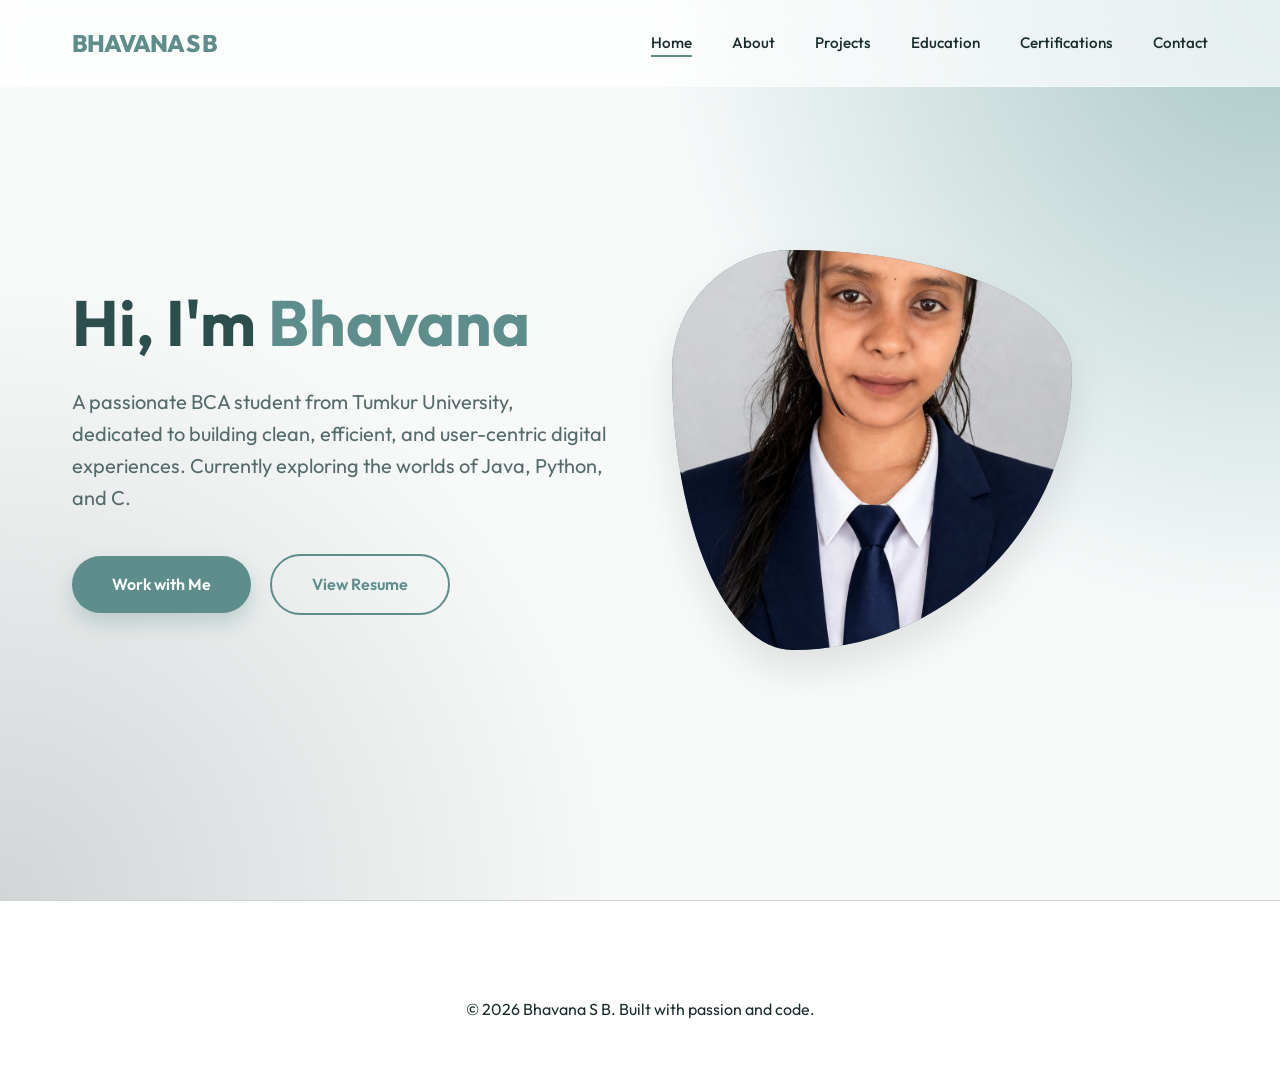
<file: index.html>
<!DOCTYPE html>
<html lang="en">
<head>
    <meta charset="UTF-8">
    <meta name="viewport" content="width=device-width, initial-scale=1.0">
    <title>Bhavana S B | Professional Portfolio</title>
    <meta name="description" content="Portfolio of Bhavana S B, a BCA student and aspiring software developer. View my projects, education, and resume.">
    
    <!-- Fonts -->
    <link rel="preconnect" href="https://fonts.googleapis.com">
    <link rel="preconnect" href="https://fonts.gstatic.com" crossorigin>
    <link href="https://fonts.googleapis.com/css2?family=Outfit:wght@300;400;500;600;700;800&display=swap" rel="stylesheet">
    
    <!-- Styles -->
    <link rel="stylesheet" href="styles.css">
</head>
<body>

    <nav id="navbar">
        <div class="container">
            <a href="index.html" class="logo">BHAVANA S B</a>
            <ul class="nav-links">
                <li><a href="index.html" class="active">Home</a></li>
                <li><a href="about.html">About</a></li>
                <li><a href="projects.html">Projects</a></li>
                <li><a href="education.html">Education</a></li>
                <li><a href="certifications.html">Certifications</a></li>
                <li><a href="contact.html">Contact</a></li>
            </ul>
        </div>
    </nav>

    <main>
        <section class="hero">
            <div class="container">
                <div class="hero-content">
                    <div class="hero-text reveal">
                        <h1>Hi, I'm <span>Bhavana</span></h1>
                        <p>A passionate BCA student from Tumkur University, dedicated to building clean, efficient, and user-centric digital experiences. Currently exploring the worlds of Java, Python, and C.</p>
                        <div class="hero-btns">
                            <a href="contact.html" class="btn btn-primary">Work with Me</a>
                            <a href="bhvni.resume.jpeg" target="_blank" class="btn btn-outline" style="margin-left: 1rem;">View Resume</a>
                        </div>
                    </div>
                    <div class="hero-image reveal">
                        <div class="image-blob">
                            <img src="bhvni.image.jpeg" alt="Bhavana S B">
                        </div>
                    </div>
                </div>
            </div>
        </section>
    </main>

    <footer>
        <div class="container">
            <div class="footer-socials">
                <!-- Add social icons if needed -->
            </div>
            <p>&copy; 2026 Bhavana S B. Built with passion and code.</p>
        </div>
    </footer>

    <script src="main.js"></script>
</body>
</html>
</file>
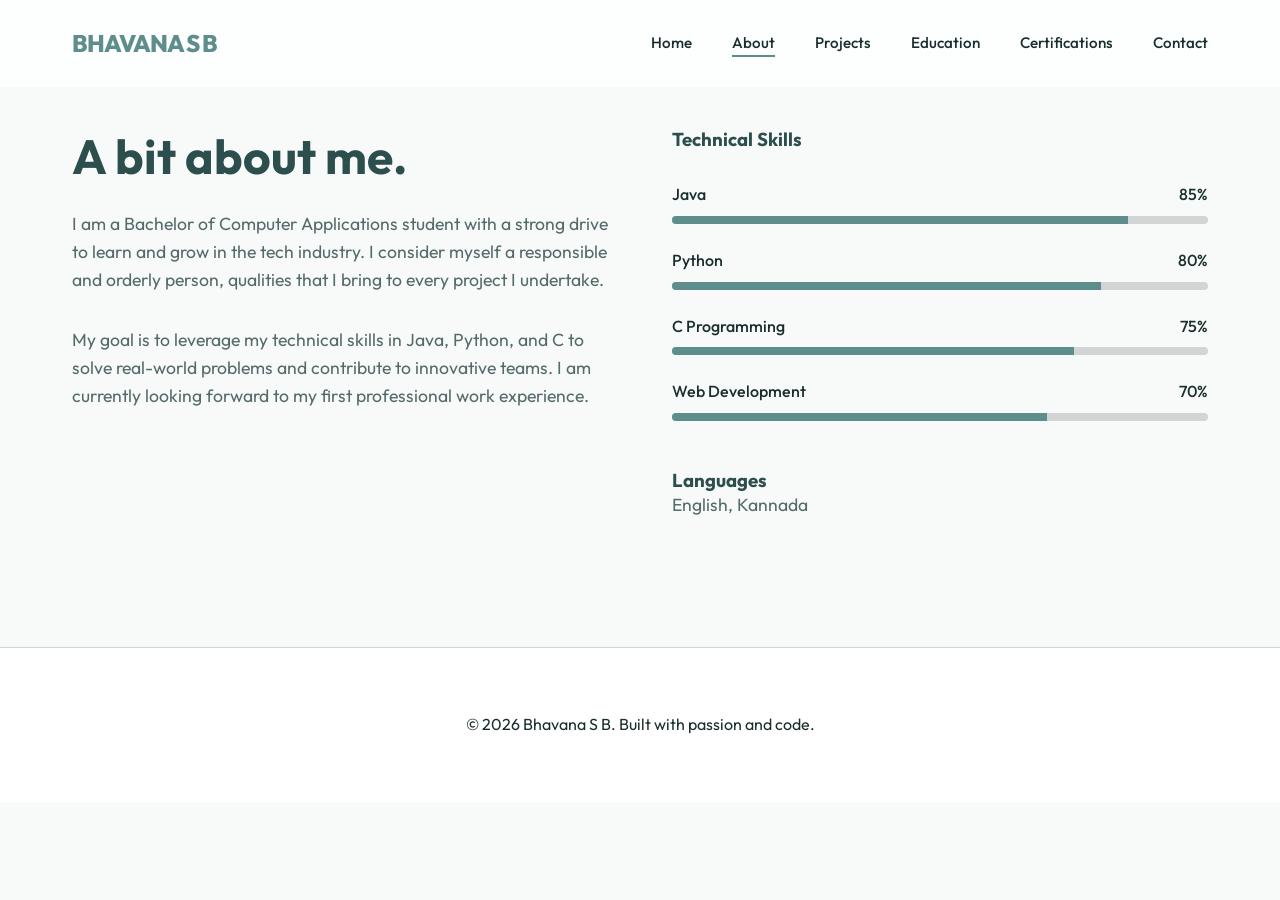
<file: about.html>
<!DOCTYPE html>
<html lang="en">
<head>
    <meta charset="UTF-8">
    <meta name="viewport" content="width=device-width, initial-scale=1.0">
    <title>About | Bhavana S B</title>
    <link rel="preconnect" href="https://fonts.googleapis.com">
    <link rel="preconnect" href="https://fonts.gstatic.com" crossorigin>
    <link href="https://fonts.googleapis.com/css2?family=Outfit:wght@300;400;500;600;700;800&display=swap" rel="stylesheet">
    <link rel="stylesheet" href="styles.css">
    <style>
        .about-grid {
            display: grid;
            grid-template-columns: 1fr 1fr;
            gap: 4rem;
            align-items: flex-start;
        }
        .skills-container {
            margin-top: 2rem;
        }
        .skill-item {
            margin-bottom: 1.5rem;
        }
        .skill-name {
            display: flex;
            justify-content: space-between;
            margin-bottom: 0.5rem;
            font-weight: 500;
        }
        .skill-bar {
            height: 8px;
            background: var(--secondary-color);
            border-radius: 4px;
            overflow: hidden;
        }
        .skill-progress {
            height: 100%;
            background: var(--primary-color);
            width: 0;
            transition: width 1.5s ease-out;
        }
    </style>
</head>
<body>

    <nav id="navbar">
        <div class="container">
            <a href="index.html" class="logo">BHAVANA S B</a>
            <ul class="nav-links">
                <li><a href="index.html">Home</a></li>
                <li><a href="about.html" class="active">About</a></li>
                <li><a href="projects.html">Projects</a></li>
                <li><a href="education.html">Education</a></li>
                <li><a href="certifications.html">Certifications</a></li>
                <li><a href="contact.html">Contact</a></li>
            </ul>
        </div>
    </nav>

    <main>
        <section class="about-section">
            <div class="container">
                <div class="about-grid">
                    <div class="about-text reveal">
                        <h2 style="font-size: 3rem; margin-bottom: 1.5rem;">A bit about me.</h2>
                        <p style="font-size: 1.1rem; color: var(--text-muted); margin-bottom: 2rem;">
                            I am a Bachelor of Computer Applications student with a strong drive to learn and grow in the tech industry. I consider myself a responsible and orderly person, qualities that I bring to every project I undertake.
                        </p>
                        <p style="font-size: 1.1rem; color: var(--text-muted);">
                            My goal is to leverage my technical skills in Java, Python, and C to solve real-world problems and contribute to innovative teams. I am currently looking forward to my first professional work experience.
                        </p>
                    </div>
                    <div class="skills-section reveal">
                        <h3>Technical Skills</h3>
                        <div class="skills-container">
                            <div class="skill-item">
                                <div class="skill-name"><span>Java</span><span>85%</span></div>
                                <div class="skill-bar"><div class="skill-progress" data-width="85%"></div></div>
                            </div>
                            <div class="skill-item">
                                <div class="skill-name"><span>Python</span><span>80%</span></div>
                                <div class="skill-bar"><div class="skill-progress" data-width="80%"></div></div>
                            </div>
                            <div class="skill-item">
                                <div class="skill-name"><span>C Programming</span><span>75%</span></div>
                                <div class="skill-bar"><div class="skill-progress" data-width="75%"></div></div>
                            </div>
                            <div class="skill-item">
                                <div class="skill-name"><span>Web Development</span><span>70%</span></div>
                                <div class="skill-bar"><div class="skill-progress" data-width="70%"></div></div>
                            </div>
                        </div>

                        <h3 style="margin-top: 3rem;">Languages</h3>
                        <p style="color: var(--text-muted); font-size: 1.1rem;">English, Kannada</p>
                    </div>
                </div>
            </div>
        </section>
    </main>

    <footer>
        <div class="container">
            <p>&copy; 2026 Bhavana S B. Built with passion and code.</p>
        </div>
    </footer>

    <script src="main.js"></script>
    <script>
        // Animate skill bars on reveal
        const observer = new IntersectionObserver((entries) => {
            entries.forEach(entry => {
                if(entry.isIntersecting) {
                    const progressBars = entry.target.querySelectorAll('.skill-progress');
                    progressBars.forEach(bar => {
                        bar.style.width = bar.getAttribute('data-width');
                    });
                }
            });
        }, { threshold: 0.5 });

        observer.observe(document.querySelector('.skills-section'));
    </script>
</body>
</html>
</file>
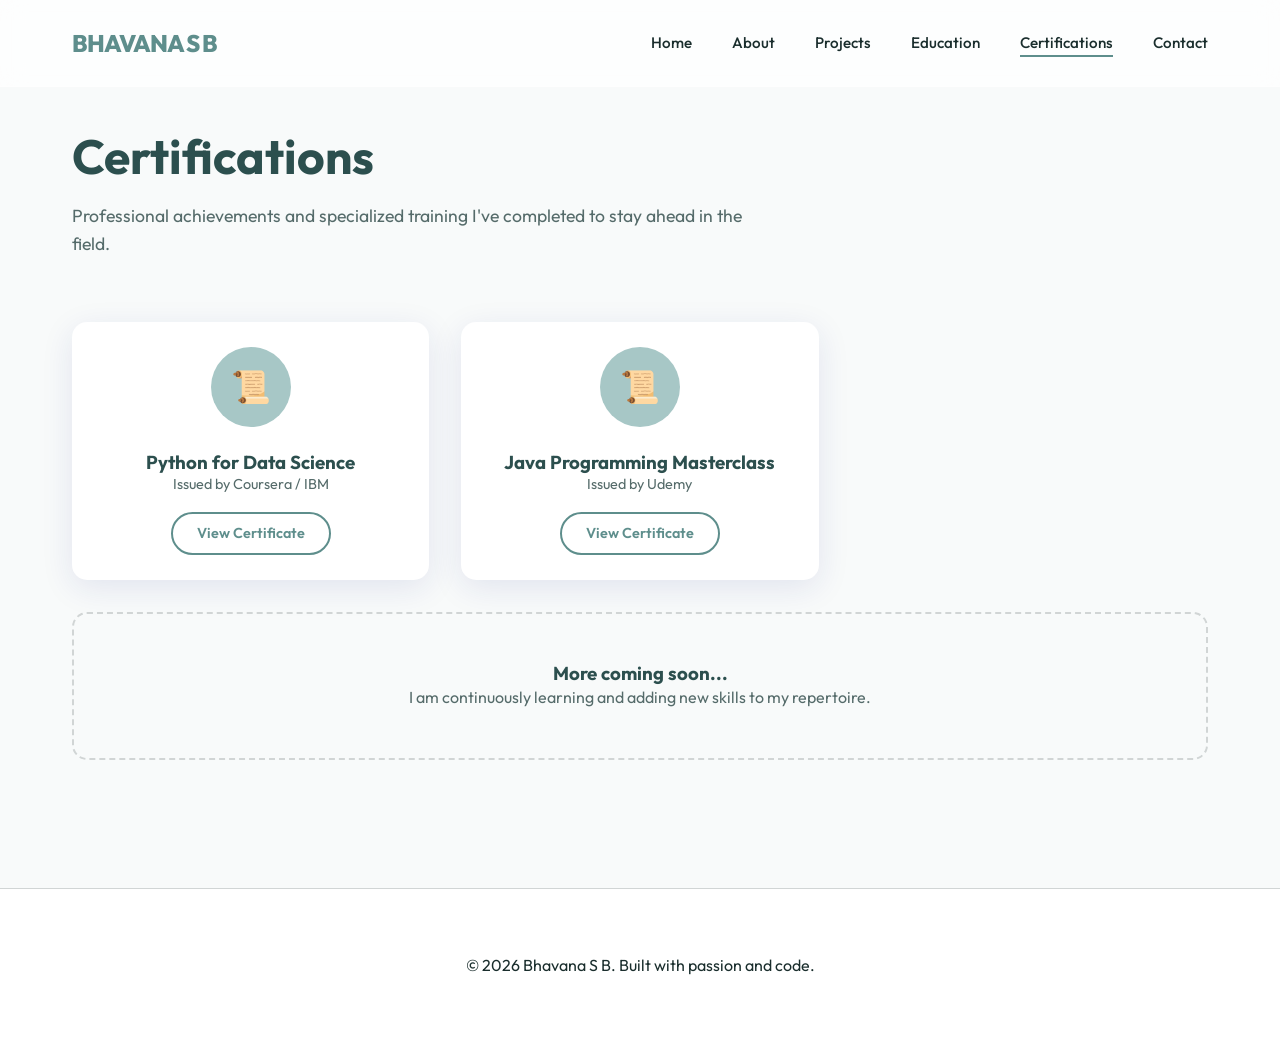
<file: certifications.html>
<!DOCTYPE html>
<html lang="en">
<head>
    <meta charset="UTF-8">
    <meta name="viewport" content="width=device-width, initial-scale=1.0">
    <title>Certifications | Bhavana S B</title>
    <link rel="preconnect" href="https://fonts.googleapis.com">
    <link rel="preconnect" href="https://fonts.gstatic.com" crossorigin>
    <link href="https://fonts.googleapis.com/css2?family=Outfit:wght@300;400;500;600;700;800&display=swap" rel="stylesheet">
    <link rel="stylesheet" href="styles.css">
    <style>
        .certs-grid {
            display: grid;
            grid-template-columns: repeat(auto-fill, minmax(300px, 1fr));
            gap: 2rem;
            margin-top: 3rem;
        }
        .cert-card {
            background: var(--white);
            padding: 1.5rem;
            border-radius: 15px;
            box-shadow: var(--shadow);
            border: 1px solid var(--glass-border);
            text-align: center;
            transition: var(--transition);
        }
        .cert-card:hover {
            transform: scale(1.03);
        }
        .cert-icon {
            width: 80px;
            height: 80px;
            background: var(--primary-light);
            border-radius: 50%;
            display: flex;
            align-items: center;
            justify-content: center;
            margin: 0 auto 1.5rem;
            color: var(--primary-color);
            font-size: 2rem;
        }
        .cert-placeholder {
            border: 2px dashed var(--secondary-color);
            padding: 3rem;
            border-radius: 15px;
            text-align: center;
            color: var(--text-muted);
            grid-column: 1 / -1;
        }
    </style>
</head>
<body>

    <nav id="navbar">
        <div class="container">
            <a href="index.html" class="logo">BHAVANA S B</a>
            <ul class="nav-links">
                <li><a href="index.html">Home</a></li>
                <li><a href="about.html">About</a></li>
                <li><a href="projects.html">Projects</a></li>
                <li><a href="education.html">Education</a></li>
                <li><a href="certifications.html" class="active">Certifications</a></li>
                <li><a href="contact.html">Contact</a></li>
            </ul>
        </div>
    </nav>

    <main>
        <section>
            <div class="container">
                <div style="max-width: 700px; margin-bottom: 4rem;">
                    <h2 style="font-size: 3rem; margin-bottom: 1rem;" class="reveal">Certifications</h2>
                    <p style="font-size: 1.1rem; color: var(--text-muted);" class="reveal">Professional achievements and specialized training I've completed to stay ahead in the field.</p>
                </div>

                <div class="certs-grid">
                    <div class="cert-card reveal">
                        <div class="cert-icon">📜</div>
                        <h3>Python for Data Science</h3>
                        <p style="color: var(--text-muted); margin-bottom: 1rem; font-size: 0.9rem;">Issued by Coursera / IBM</p>
                        <a href="#" class="btn btn-outline" style="padding: 0.5rem 1.5rem; font-size: 0.9rem;">View Certificate</a>
                    </div>

                    <div class="cert-card reveal">
                        <div class="cert-icon">📜</div>
                        <h3>Java Programming Masterclass</h3>
                        <p style="color: var(--text-muted); margin-bottom: 1rem; font-size: 0.9rem;">Issued by Udemy</p>
                        <a href="#" class="btn btn-outline" style="padding: 0.5rem 1.5rem; font-size: 0.9rem;">View Certificate</a>
                    </div>

                    <div class="cert-placeholder reveal">
                        <h3>More coming soon...</h3>
                        <p>I am continuously learning and adding new skills to my repertoire.</p>
                    </div>
                </div>
            </div>
        </section>
    </main>

    <footer>
        <div class="container">
            <p>&copy; 2026 Bhavana S B. Built with passion and code.</p>
        </div>
    </footer>

    <script src="main.js"></script>
</body>
</html>
</file>
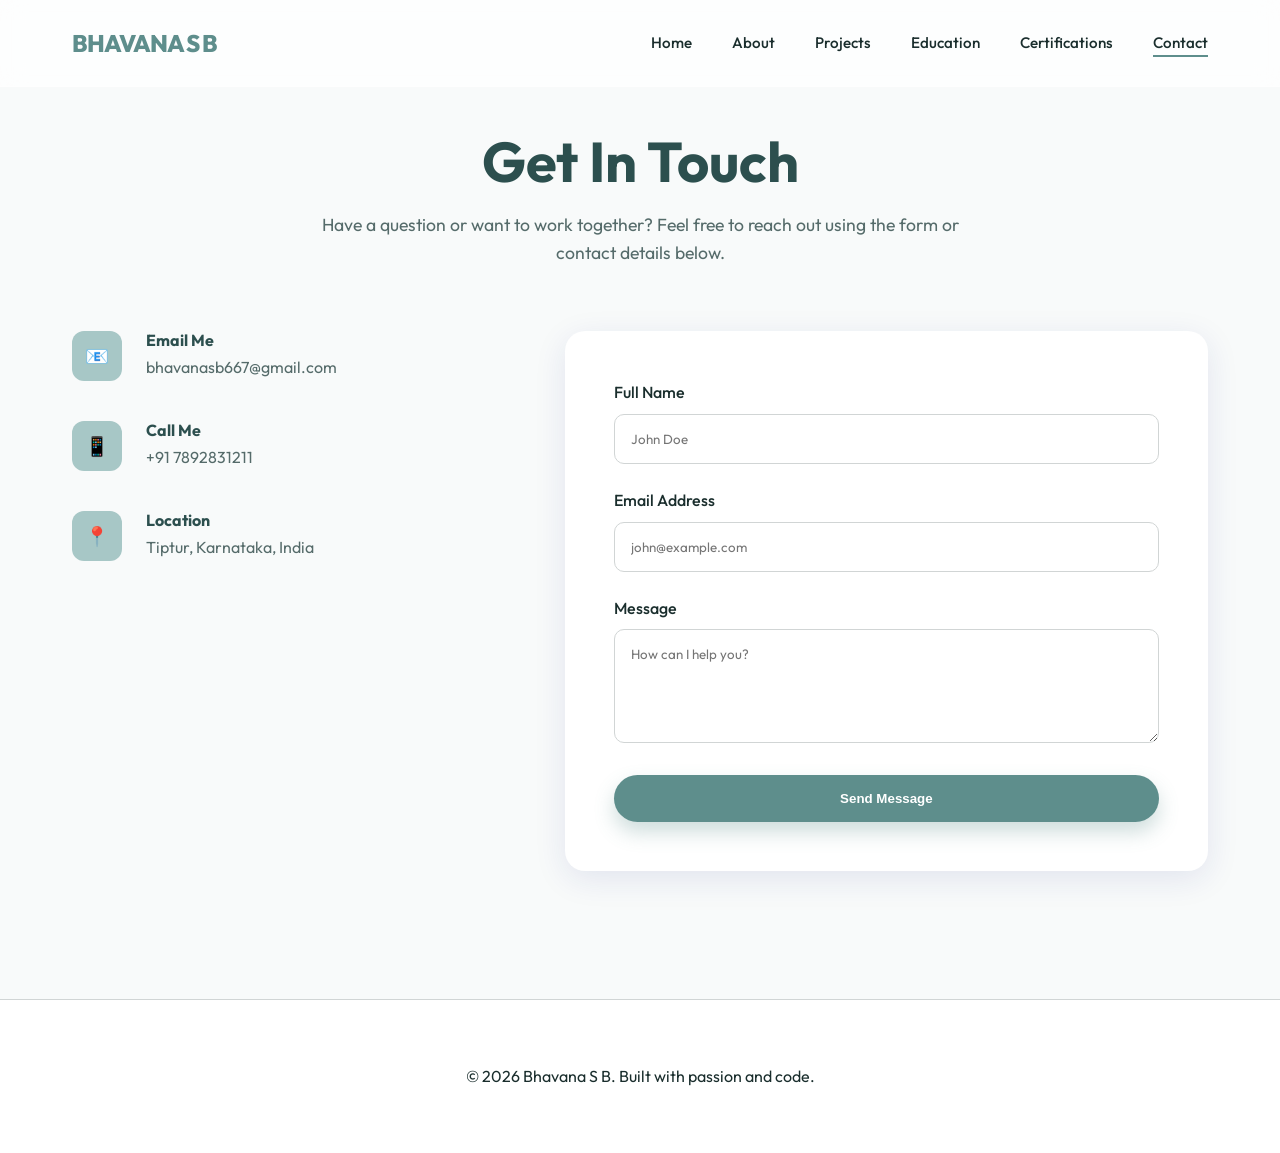
<file: contact.html>
<!DOCTYPE html>
<html lang="en">
<head>
    <meta charset="UTF-8">
    <meta name="viewport" content="width=device-width, initial-scale=1.0">
    <title>Contact | Bhavana S B</title>
    <link rel="preconnect" href="https://fonts.googleapis.com">
    <link rel="preconnect" href="https://fonts.gstatic.com" crossorigin>
    <link href="https://fonts.googleapis.com/css2?family=Outfit:wght@300;400;500;600;700;800&display=swap" rel="stylesheet">
    <link rel="stylesheet" href="styles.css">
    <style>
        .contact-grid {
            display: grid;
            grid-template-columns: 1fr 1.5fr;
            gap: 4rem;
            align-items: flex-start;
        }
        .contact-info-item {
            margin-bottom: 2.5rem;
            display: flex;
            gap: 1.5rem;
            align-items: flex-start;
        }
        .info-icon {
            width: 50px;
            height: 50px;
            background: var(--primary-light);
            border-radius: 12px;
            display: flex;
            align-items: center;
            justify-content: center;
            color: var(--primary-color);
            font-size: 1.2rem;
            flex-shrink: 0;
        }
        .info-text h4 {
            margin-bottom: 0.3rem;
        }
        .info-text p {
            color: var(--text-muted);
        }
        .contact-form {
            background: var(--white);
            padding: 3rem;
            border-radius: 20px;
            box-shadow: var(--shadow);
            border: 1px solid var(--glass-border);
        }
        .form-group {
            margin-bottom: 1.5rem;
        }
        .form-group label {
            display: block;
            margin-bottom: 0.5rem;
            font-weight: 500;
        }
        .form-group input, .form-group textarea {
            width: 100%;
            padding: 1rem;
            border: 1px solid var(--secondary-color);
            border-radius: 10px;
            font-family: inherit;
            outline: none;
            transition: var(--transition);
        }
        .form-group input:focus, .form-group textarea:focus {
            border-color: var(--primary-color);
            box-shadow: 0 0 0 4px rgba(94, 142, 140, 0.1);
        }
        @media (max-width: 768px) {
            .contact-grid {
                grid-template-columns: 1fr;
            }
        }
    </style>
</head>
<body>

    <nav id="navbar">
        <div class="container">
            <a href="index.html" class="logo">BHAVANA S B</a>
            <ul class="nav-links">
                <li><a href="index.html">Home</a></li>
                <li><a href="about.html">About</a></li>
                <li><a href="projects.html">Projects</a></li>
                <li><a href="education.html">Education</a></li>
                <li><a href="certifications.html">Certifications</a></li>
                <li><a href="contact.html" class="active">Contact</a></li>
            </ul>
        </div>
    </nav>

    <main>
        <section>
            <div class="container">
                <div style="text-align: center; max-width: 700px; margin: 0 auto 4rem;">
                    <h2 style="font-size: 3.5rem; margin-bottom: 1rem;" class="reveal">Get In Touch</h2>
                    <p style="font-size: 1.1rem; color: var(--text-muted);" class="reveal">Have a question or want to work together? Feel free to reach out using the form or contact details below.</p>
                </div>

                <div class="contact-grid">
                    <div class="contact-info reveal">
                        <div class="contact-info-item">
                            <div class="info-icon">📧</div>
                            <div class="info-text">
                                <h4>Email Me</h4>
                                <p><a href="mailto:bhavanasb667@gmail.com">bhavanasb667@gmail.com</a></p>
                            </div>
                        </div>
                        <div class="contact-info-item">
                            <div class="info-icon">📱</div>
                            <div class="info-text">
                                <h4>Call Me</h4>
                                <p>+91 7892831211</p>
                            </div>
                        </div>
                        <div class="contact-info-item">
                            <div class="info-icon">📍</div>
                            <div class="info-text">
                                <h4>Location</h4>
                                <p>Tiptur, Karnataka, India</p>
                            </div>
                        </div>
                    </div>

                    <div class="contact-form reveal">
                        <form id="portfolio-contact">
                            <div class="form-group">
                                <label for="name">Full Name</label>
                                <input type="text" id="name" placeholder="John Doe" required>
                            </div>
                            <div class="form-group">
                                <label for="email">Email Address</label>
                                <input type="email" id="email" placeholder="john@example.com" required>
                            </div>
                            <div class="form-group">
                                <label for="message">Message</label>
                                <textarea id="message" rows="5" placeholder="How can I help you?" required></textarea>
                            </div>
                            <button type="submit" class="btn btn-primary" style="width: 100%;">Send Message</button>
                        </form>
                    </div>
                </div>
            </div>
        </section>
    </main>

    <footer>
        <div class="container">
            <p>&copy; 2026 Bhavana S B. Built with passion and code.</p>
        </div>
    </footer>

    <script src="main.js"></script>
</body>
</html>
</file>
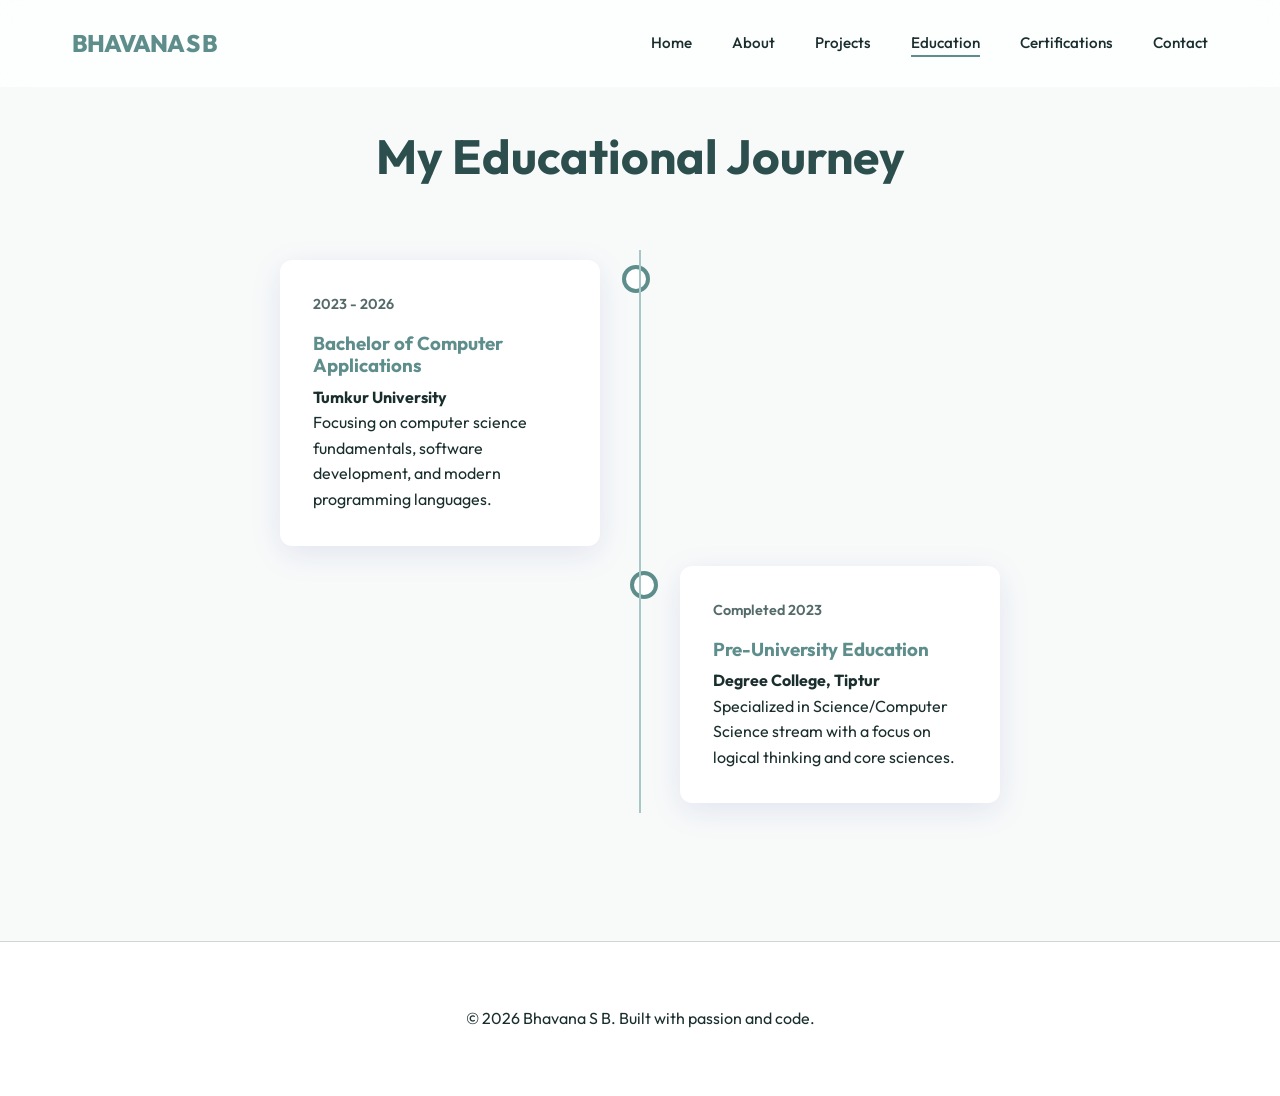
<file: education.html>
<!DOCTYPE html>
<html lang="en">
<head>
    <meta charset="UTF-8">
    <meta name="viewport" content="width=device-width, initial-scale=1.0">
    <title>Education | Bhavana S B</title>
    <link rel="preconnect" href="https://fonts.googleapis.com">
    <link rel="preconnect" href="https://fonts.gstatic.com" crossorigin>
    <link href="https://fonts.googleapis.com/css2?family=Outfit:wght@300;400;500;600;700;800&display=swap" rel="stylesheet">
    <link rel="stylesheet" href="styles.css">
    <style>
        .timeline {
            position: relative;
            max-width: 800px;
            margin: 0 auto;
        }
        .timeline::after {
            content: '';
            position: absolute;
            width: 2px;
            background: var(--primary-light);
            top: 0;
            bottom: 0;
            left: 50%;
            margin-left: -1px;
        }
        .timeline-item {
            padding: 10px 40px;
            position: relative;
            background: inherit;
            width: 50%;
        }
        .timeline-item::after {
            content: '';
            position: absolute;
            width: 20px;
            height: 20px;
            right: -10px;
            background-color: var(--white);
            border: 4px solid var(--primary-color);
            top: 15px;
            border-radius: 50%;
            z-index: 1;
        }
        .left { left: 0; }
        .right { left: 50%; }
        .right::after { left: -10px; }
        .content {
            padding: 2rem;
            background: var(--white);
            position: relative;
            border-radius: 12px;
            box-shadow: var(--shadow);
            border: 1px solid var(--glass-border);
        }
        .content h3 {
            color: var(--primary-color);
            margin-bottom: 0.5rem;
        }
        .content .date {
            font-weight: 600;
            color: var(--text-muted);
            font-size: 0.9rem;
            margin-bottom: 1rem;
            display: block;
        }
        @media screen and (max-width: 600px) {
            .timeline::after { left: 31px; }
            .timeline-item { width: 100%; padding-left: 70px; padding-right: 25px; }
            .timeline-item::after { left: 21px; }
            .right { left: 0%; }
        }
    </style>
</head>
<body>

    <nav id="navbar">
        <div class="container">
            <a href="index.html" class="logo">BHAVANA S B</a>
            <ul class="nav-links">
                <li><a href="index.html">Home</a></li>
                <li><a href="about.html">About</a></li>
                <li><a href="projects.html">Projects</a></li>
                <li><a href="education.html" class="active">Education</a></li>
                <li><a href="certifications.html">Certifications</a></li>
                <li><a href="contact.html">Contact</a></li>
            </ul>
        </div>
    </nav>

    <main>
        <section>
            <div class="container">
                <h2 style="text-align: center; font-size: 3rem; margin-bottom: 4rem;" class="reveal">My Educational Journey</h2>
                <div class="timeline">
                    <div class="timeline-item left reveal">
                        <div class="content">
                            <span class="date">2023 - 2026</span>
                            <h3>Bachelor of Computer Applications</h3>
                            <p><strong>Tumkur University</strong></p>
                            <p>Focusing on computer science fundamentals, software development, and modern programming languages.</p>
                        </div>
                    </div>
                    <div class="timeline-item right reveal">
                        <div class="content">
                            <span class="date">Completed 2023</span>
                            <h3>Pre-University Education</h3>
                            <p><strong>Degree College, Tiptur</strong></p>
                            <p>Specialized in Science/Computer Science stream with a focus on logical thinking and core sciences.</p>
                        </div>
                    </div>
                    <!-- Add more if needed -->
                </div>
            </div>
        </section>
    </main>

    <footer>
        <div class="container">
            <p>&copy; 2026 Bhavana S B. Built with passion and code.</p>
        </div>
    </footer>

    <script src="main.js"></script>
</body>
</html>
</file>
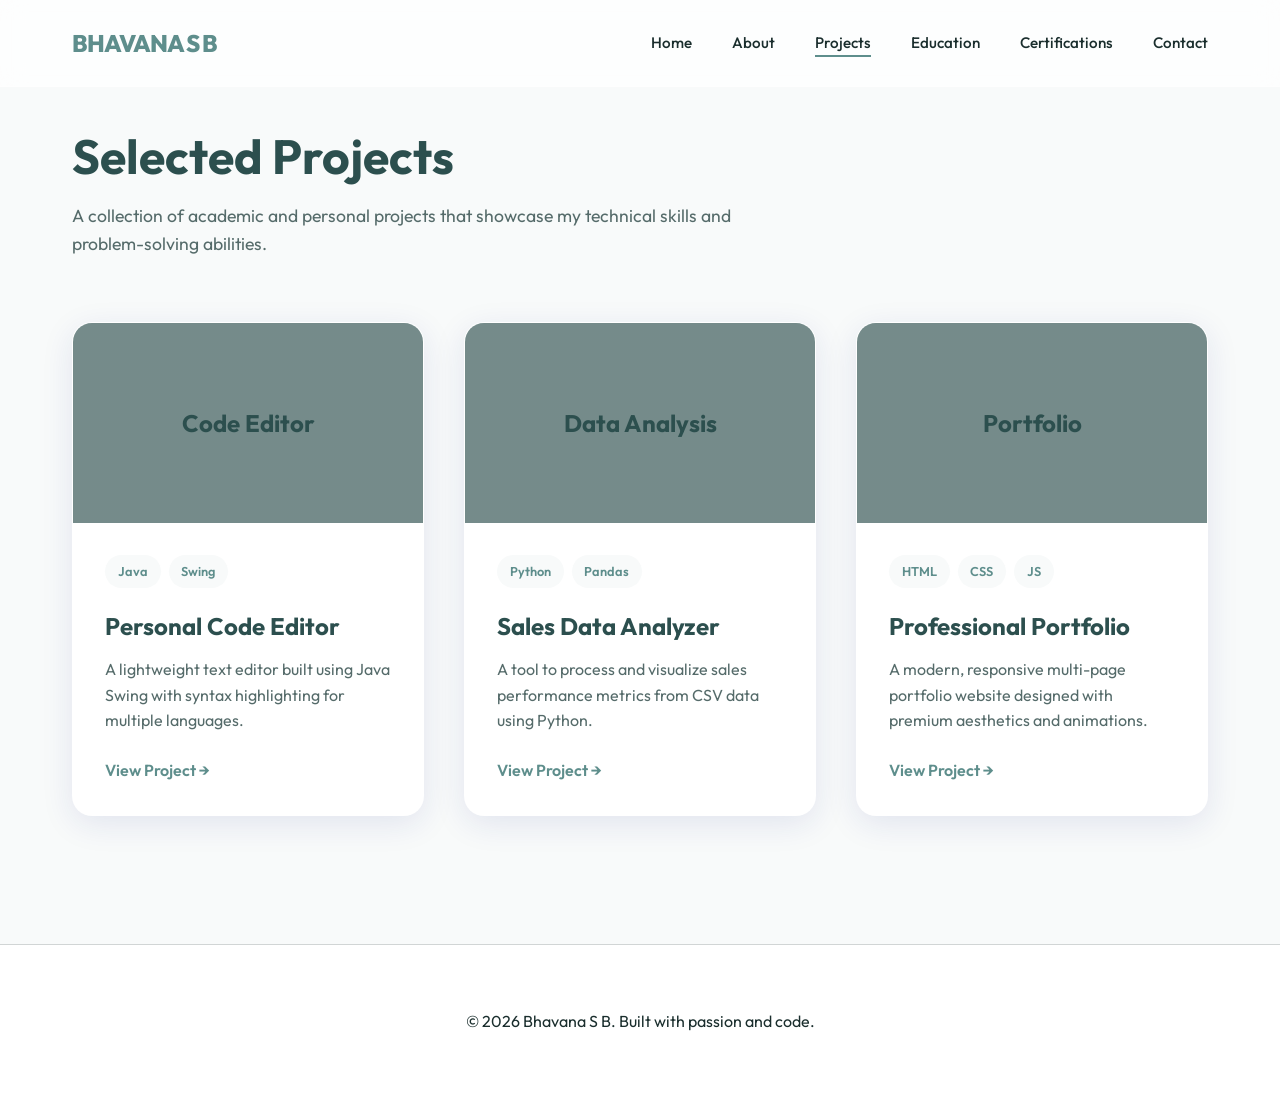
<file: projects.html>
<!DOCTYPE html>
<html lang="en">
<head>
    <meta charset="UTF-8">
    <meta name="viewport" content="width=device-width, initial-scale=1.0">
    <title>Projects | Bhavana S B</title>
    <link rel="preconnect" href="https://fonts.googleapis.com">
    <link rel="preconnect" href="https://fonts.gstatic.com" crossorigin>
    <link href="https://fonts.googleapis.com/css2?family=Outfit:wght@300;400;500;600;700;800&display=swap" rel="stylesheet">
    <link rel="stylesheet" href="styles.css">
    <style>
        .projects-grid {
            display: grid;
            grid-template-columns: repeat(auto-fill, minmax(350px, 1fr));
            gap: 2.5rem;
            margin-top: 3rem;
        }
        .project-card {
            background: var(--white);
            border-radius: 20px;
            overflow: hidden;
            box-shadow: var(--shadow);
            border: 1px solid var(--glass-border);
            transition: var(--transition);
        }
        .project-card:hover {
            transform: translateY(-10px);
            box-shadow: 0 20px 40px rgba(0,0,0,0.1);
        }
        .project-img {
            height: 200px;
            background: var(--primary-light);
            display: flex;
            align-items: center;
            justify-content: center;
            color: var(--primary-dark);
            font-weight: 700;
            font-size: 1.5rem;
            background-size: cover;
            background-position: center;
        }
        .project-info {
            padding: 2rem;
        }
        .project-info h3 {
            margin-bottom: 1rem;
            font-size: 1.5rem;
        }
        .project-tags {
            display: flex;
            gap: 0.5rem;
            flex-wrap: wrap;
            margin-bottom: 1.5rem;
        }
        .tag {
            background: var(--background-color);
            padding: 0.4rem 0.8rem;
            border-radius: 50px;
            font-size: 0.8rem;
            font-weight: 600;
            color: var(--primary-color);
        }
        .project-link {
            font-weight: 600;
            color: var(--primary-color);
            display: flex;
            align-items: center;
            gap: 0.5rem;
        }
    </style>
</head>
<body>

    <nav id="navbar">
        <div class="container">
            <a href="index.html" class="logo">BHAVANA S B</a>
            <ul class="nav-links">
                <li><a href="index.html">Home</a></li>
                <li><a href="about.html">About</a></li>
                <li><a href="projects.html" class="active">Projects</a></li>
                <li><a href="education.html">Education</a></li>
                <li><a href="certifications.html">Certifications</a></li>
                <li><a href="contact.html">Contact</a></li>
            </ul>
        </div>
    </nav>

    <main>
        <section>
            <div class="container">
                <div style="max-width: 700px; margin-bottom: 4rem;">
                    <h2 style="font-size: 3rem; margin-bottom: 1rem;" class="reveal">Selected Projects</h2>
                    <p style="font-size: 1.1rem; color: var(--text-muted);" class="reveal">A collection of academic and personal projects that showcase my technical skills and problem-solving abilities.</p>
                </div>
                
                <div class="projects-grid">
                    <div class="project-card reveal">
                        <div class="project-img" style="background-image: linear-gradient(rgba(0,0,0,0.3), rgba(0,0,0,0.3)), url('https://images.unsplash.com/photo-1555066931-4365d14bab8c?auto=format&fit=crop&q=80&w=800');">
                            Code Editor
                        </div>
                        <div class="project-info">
                            <div class="project-tags">
                                <span class="tag">Java</span>
                                <span class="tag">Swing</span>
                            </div>
                            <h3>Personal Code Editor</h3>
                            <p style="color: var(--text-muted); margin-bottom: 1.5rem;">A lightweight text editor built using Java Swing with syntax highlighting for multiple languages.</p>
                            <a href="#" class="project-link">View Project &rarr;</a>
                        </div>
                    </div>

                    <div class="project-card reveal">
                        <div class="project-img" style="background-image: linear-gradient(rgba(0,0,0,0.3), rgba(0,0,0,0.3)), url('https://images.unsplash.com/photo-1526374965328-7f61d4dc18c5?auto=format&fit=crop&q=80&w=800');">
                            Data Analysis
                        </div>
                        <div class="project-info">
                            <div class="project-tags">
                                <span class="tag">Python</span>
                                <span class="tag">Pandas</span>
                            </div>
                            <h3>Sales Data Analyzer</h3>
                            <p style="color: var(--text-muted); margin-bottom: 1.5rem;">A tool to process and visualize sales performance metrics from CSV data using Python.</p>
                            <a href="#" class="project-link">View Project &rarr;</a>
                        </div>
                    </div>

                    <div class="project-card reveal">
                        <div class="project-img" style="background-image: linear-gradient(rgba(0,0,0,0.3), rgba(0,0,0,0.3)), url('https://images.unsplash.com/photo-1460925895917-afdab827c52f?auto=format&fit=crop&q=80&w=800');">
                            Portfolio
                        </div>
                        <div class="project-info">
                            <div class="project-tags">
                                <span class="tag">HTML</span>
                                <span class="tag">CSS</span>
                                <span class="tag">JS</span>
                            </div>
                            <h3>Professional Portfolio</h3>
                            <p style="color: var(--text-muted); margin-bottom: 1.5rem;">A modern, responsive multi-page portfolio website designed with premium aesthetics and animations.</p>
                            <a href="#" class="project-link">View Project &rarr;</a>
                        </div>
                    </div>
                </div>
            </div>
        </section>
    </main>

    <footer>
        <div class="container">
            <p>&copy; 2026 Bhavana S B. Built with passion and code.</p>
        </div>
    </footer>

    <script src="main.js"></script>
</body>
</html>
</file>
<file: styles.css>
/* 
   Design System for Bhavana S B Portfolio
   Colors: Teal, Seafoam, White, Light Grey
*/

:root {
    --primary-color: #5E8E8C;
    --primary-dark: #2C4F4E;
    --primary-light: #A7C7C6;
    --secondary-color: #D1D5D5;
    --background-color: #F8FAFA;
    --text-color: #1A2E2D;
    --text-muted: #556B6A;
    --white: #ffffff;
    --glass-bg: rgba(255, 255, 255, 0.7);
    --glass-border: rgba(255, 255, 255, 0.3);
    --shadow: 0 8px 32px 0 rgba(31, 38, 135, 0.1);
    --transition: all 0.3s cubic-bezier(0.4, 0, 0.2, 1);
}

* {
    margin: 0;
    padding: 0;
    box-sizing: border-box;
}

body {
    font-family: 'Outfit', -apple-system, BlinkMacSystemFont, 'Segoe UI', Roboto, sans-serif;
    background-color: var(--background-color);
    color: var(--text-color);
    line-height: 1.6;
    overflow-x: hidden;
}

/* Typography */
h1, h2, h3, h4 {
    font-weight: 700;
    line-height: 1.2;
    color: var(--primary-dark);
}

a {
    text-decoration: none;
    color: inherit;
    transition: var(--transition);
}

ul {
    list-style: none;
}

/* Layout */
.container {
    max-width: 1200px;
    margin: 0 auto;
    padding: 0 2rem;
}

section {
    padding: 8rem 0;
}

/* Navigation */
nav {
    position: fixed;
    top: 0;
    width: 100%;
    z-index: 1000;
    background: var(--glass-bg);
    backdrop-filter: blur(12px);
    -webkit-backdrop-filter: blur(12px);
    border-bottom: 1px solid var(--glass-border);
    padding: 1.5rem 0;
    transition: var(--transition);
}

nav.scrolled {
    padding: 1rem 0;
    box-shadow: var(--shadow);
}

nav .container {
    display: flex;
    justify-content: space-between;
    align-items: center;
}

.logo {
    font-size: 1.5rem;
    font-weight: 800;
    color: var(--primary-color);
    letter-spacing: -1px;
}

.nav-links {
    display: flex;
    gap: 2.5rem;
}

.nav-links a {
    font-weight: 500;
    font-size: 0.95rem;
    position: relative;
}

.nav-links a::after {
    content: '';
    position: absolute;
    bottom: -5px;
    left: 0;
    width: 0;
    height: 2px;
    background: var(--primary-color);
    transition: var(--transition);
}

.nav-links a:hover::after,
.nav-links a.active::after {
    width: 100%;
}

/* Hero Section */
.hero {
    min-height: 100vh;
    display: flex;
    align-items: center;
    background: radial-gradient(circle at top right, var(--primary-light), transparent 40%),
                radial-gradient(circle at bottom left, var(--secondary-color), transparent 40%);
}

.hero-content {
    display: flex;
    align-items: center;
    gap: 4rem;
}

.hero-text {
    flex: 1;
}

.hero-text h1 {
    font-size: 4rem;
    margin-bottom: 1.5rem;
}

.hero-text h1 span {
    color: var(--primary-color);
}

.hero-text p {
    font-size: 1.25rem;
    color: var(--text-muted);
    margin-bottom: 2.5rem;
}

.hero-image {
    flex: 1;
    position: relative;
}

.image-blob {
    width: 400px;
    height: 400px;
    background: var(--primary-color);
    border-radius: 30% 70% 70% 30% / 30% 30% 70% 70%;
    overflow: hidden;
    animation: blobify 8s ease-in-out infinite;
    box-shadow: 0 20px 40px rgba(0,0,0,0.1);
}

.image-blob img {
    width: 100%;
    height: 100%;
    object-fit: cover;
}

@keyframes blobify {
    0%, 100% { border-radius: 30% 70% 70% 30% / 30% 30% 70% 70%; }
    50% { border-radius: 70% 30% 30% 70% / 70% 70% 30% 30%; }
}

/* Buttons */
.btn {
    display: inline-block;
    padding: 1rem 2.5rem;
    border-radius: 50px;
    font-weight: 600;
    cursor: pointer;
    border: none;
    transition: var(--transition);
}

.btn-primary {
    background: var(--primary-color);
    color: var(--white);
    box-shadow: 0 10px 20px rgba(94, 142, 140, 0.3);
}

.btn-primary:hover {
    background: var(--primary-dark);
    transform: translateY(-3px);
}

.btn-outline {
    background: transparent;
    border: 2px solid var(--primary-color);
    color: var(--primary-color);
}

.btn-outline:hover {
    background: var(--primary-color);
    color: var(--white);
}

/* Footer */
footer {
    padding: 4rem 0;
    background: var(--white);
    border-top: 1px solid var(--secondary-color);
    text-align: center;
}

.footer-socials {
    display: flex;
    justify-content: center;
    gap: 2rem;
    margin-bottom: 2rem;
}

/* Responsive */
@media (max-width: 992px) {
    .hero-content {
        flex-direction: column-reverse;
        text-align: center;
        gap: 2rem;
    }
    .hero-text h1 {
        font-size: 3rem;
    }
    .image-blob {
        width: 300px;
        height: 300px;
    }
}

@media (max-width: 768px) {
    .nav-links {
        display: none;
    }
}

/* Animations */
.reveal {
    opacity: 0;
    transform: translateY(30px);
    transition: all 0.8s ease-out;
}

.reveal.active {
    opacity: 1;
    transform: translateY(0);
}
</file>
